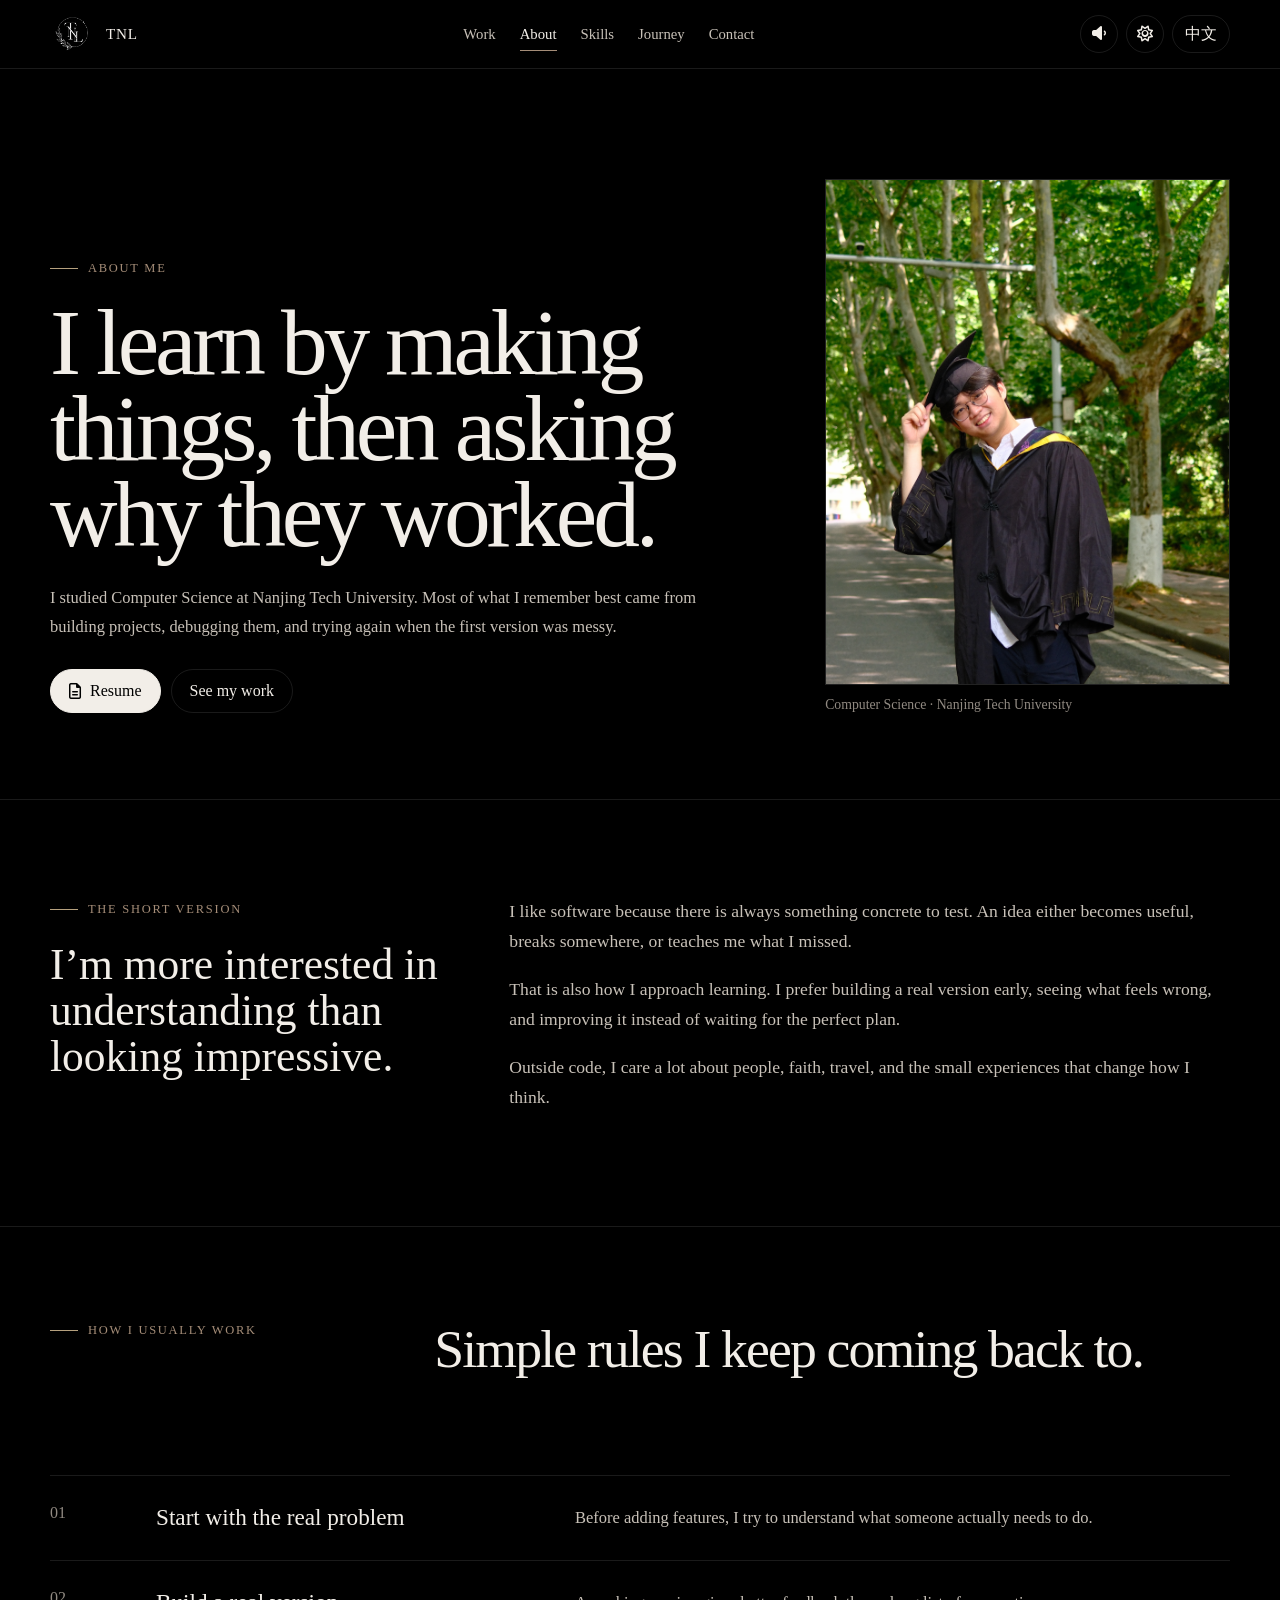
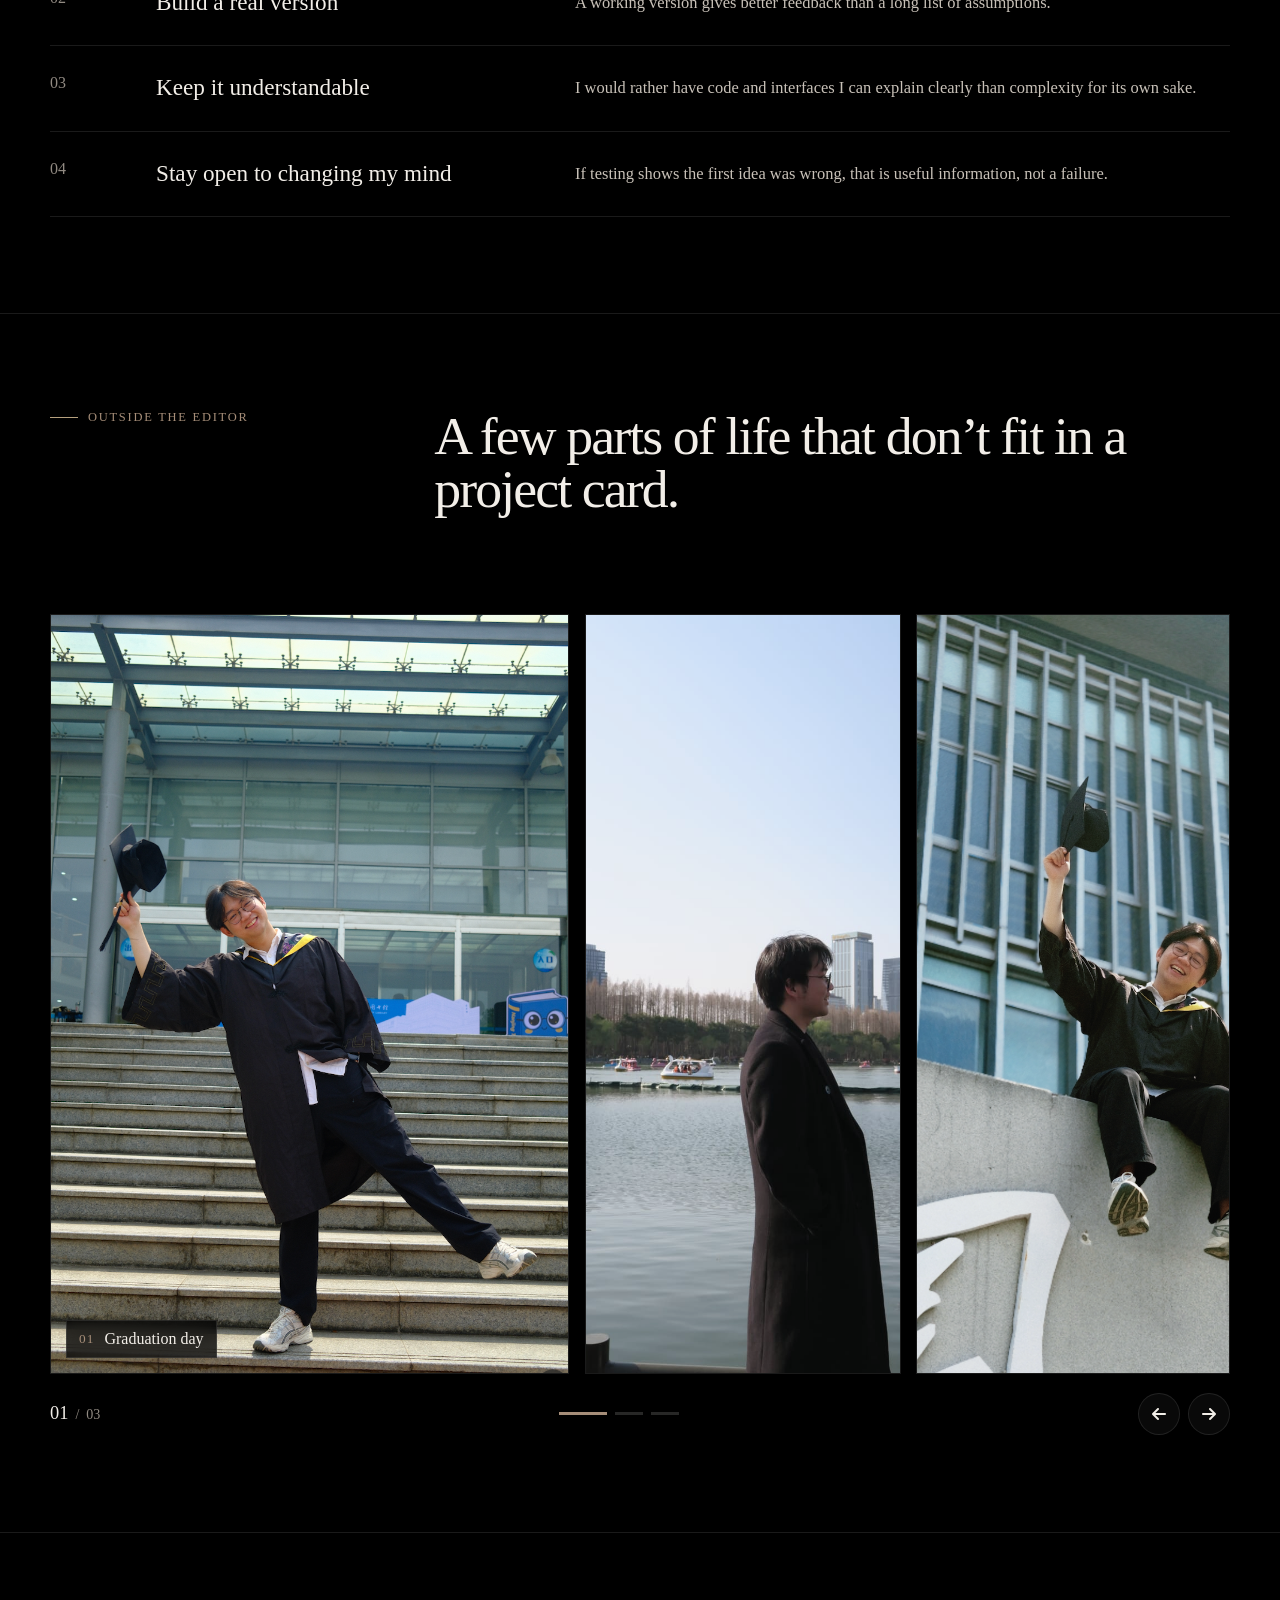
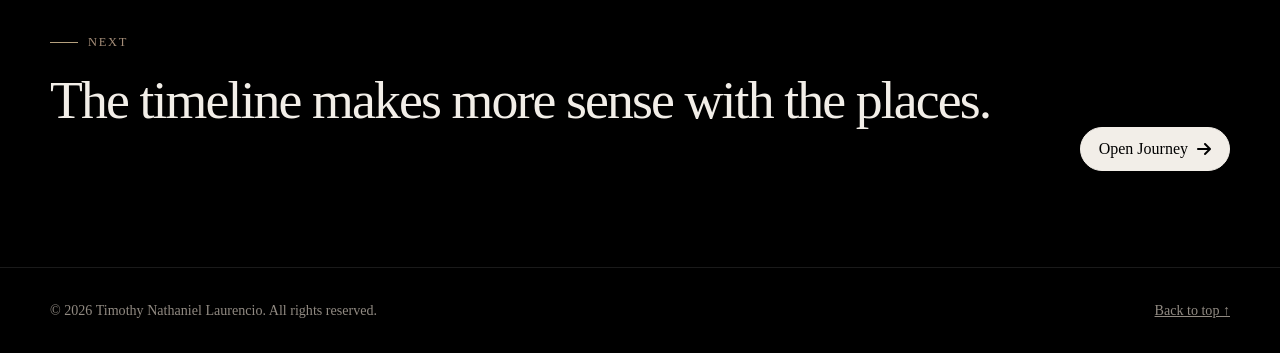
<file: about.html>
<!doctype html>
<html lang="en" data-theme="dark">
<head>
<title>About — Timothy Nathaniel Laurencio</title>
<meta name="description" content="About Timothy Nathaniel Laurencio, a software engineer and Computer Science graduate.">

<meta charset="UTF-8">
<meta name="viewport" content="width=device-width, initial-scale=1.0">
<meta name="theme-color" content="#000000">
<link rel="stylesheet" href="https://cdnjs.cloudflare.com/ajax/libs/font-awesome/6.6.0/css/all.min.css">

<style>
:root{
  --bg:#000000;
  --surface:#090909;
  --surface-2:#111111;
  --text:#F1EEE8;
  --soft:#C3BDB4;
  --muted:#8D867E;
  --border:rgba(255,255,255,.10);
  --accent:#A58D78;
  --accent-2:#B5A07E;
  --olive:#858778;
  --header:rgba(0,0,0,.96);
}

html[data-theme="light"]{
  --bg:#EDE3D3;
  --surface:#F7F0E5;
  --surface-2:#E9DECE;
  --text:#241F1A;
  --soft:#5F564D;
  --muted:#756A60;
  --border:rgba(36,31,26,.14);
  --accent:#806A58;
  --accent-2:#927B61;
  --olive:#6F7565;
  --header:rgba(237,227,211,.95);
  color-scheme:light;
}

*{box-sizing:border-box}
html{scroll-behavior:smooth;background:var(--bg)}
body{
  margin:0;
  min-height:100vh;
  background:var(--bg);
  color:var(--text);
  font-family:"Times New Roman",Times,serif;
  transition:background .2s ease,color .2s ease;
}
a{color:inherit}
button,input,textarea,select{font:inherit}
img{max-width:100%;display:block}
.container{width:min(1180px,calc(100% - 40px));margin:auto}
header{
  position:sticky;top:0;z-index:1000;
  background:var(--header);
  border-bottom:1px solid var(--border);
  backdrop-filter:blur(10px);
  -webkit-backdrop-filter:blur(10px);
}
.nav{
  min-height:68px;
  display:flex;align-items:center;justify-content:space-between;gap:24px;
}
.brand{display:flex;align-items:center;gap:12px;text-decoration:none}
.brand img{width:44px;height:44px;object-fit:contain}
.brand span{font-size:.95rem;letter-spacing:.05em}
.nav-links{display:flex;align-items:center;gap:24px}
.nav-links a{
  position:relative;text-decoration:none;color:var(--soft);
  font-size:.92rem;
}
.nav-links a:hover,.nav-links a.active{color:var(--text)}
.nav-links a::after{
  content:"";position:absolute;left:0;bottom:-8px;width:0;height:1px;
  background:var(--accent);transition:width .18s ease;
}
.nav-links a:hover::after,.nav-links a.active::after{width:100%}
.nav-tools{display:flex;align-items:center;gap:8px}
.icon-btn{
  width:38px;height:38px;border:1px solid var(--border);border-radius:50%;
  background:transparent;color:var(--text);cursor:pointer;
}
.icon-btn:hover{border-color:color-mix(in srgb,var(--accent) 50%,var(--border))}
.mobile-btn{display:none}
.mobile-menu{display:none}
main{overflow:hidden}
.hero{
  padding:110px 0 86px;
  border-bottom:1px solid var(--border);
}
.eyebrow{
  display:inline-flex;align-items:center;gap:10px;
  margin-bottom:24px;color:var(--accent);
  font-size:.78rem;letter-spacing:.14em;text-transform:uppercase;
}
.eyebrow::before{content:"";width:28px;height:1px;background:var(--accent-2)}
h1,h2,h3,p{margin-top:0}
h1{
  max-width:1000px;margin-bottom:26px;
  font-size:clamp(3.3rem,7.3vw,7.4rem);
  line-height:.92;letter-spacing:-.045em;font-weight:500;
}
h2{
  font-size:clamp(2.25rem,4.2vw,4.35rem);
  line-height:.98;letter-spacing:-.035em;font-weight:500;
}
p{color:var(--soft);line-height:1.72;font-size:1.03rem}
.section{padding:96px 0;border-bottom:1px solid var(--border)}
.section-head{
  display:grid;grid-template-columns:.42fr 1fr;gap:50px;
  align-items:start;margin-bottom:54px;
}
.section-copy{max-width:690px}
.button{
  min-height:44px;padding:0 18px;
  display:inline-flex;align-items:center;justify-content:center;gap:9px;
  border:1px solid var(--border);border-radius:999px;
  text-decoration:none;transition:.18s ease;
}
.button.primary{background:var(--text);color:var(--bg);border-color:var(--text)}
.button.secondary{background:transparent;color:var(--text)}
.button:hover{transform:translateY(-1px)}
.reveal{opacity:0;transform:translateY(18px);transition:opacity .7s ease,transform .7s ease}
.reveal.visible{opacity:1;transform:none}
footer{padding:34px 0;color:var(--muted)}
.footer-inner{display:flex;justify-content:space-between;gap:20px;font-size:.88rem}
.toast{
  position:fixed;right:18px;bottom:18px;z-index:5000;
  padding:11px 14px;border:1px solid var(--border);
  background:var(--surface);color:var(--text);border-radius:10px;
  opacity:0;transform:translateY(8px);pointer-events:none;transition:.18s ease;
}
.toast.show{opacity:1;transform:none}
@media(max-width:850px){
  .nav-links{display:none}
  .mobile-btn{display:inline-grid;place-items:center}
  .mobile-menu{
    padding:14px 20px 18px;border-top:1px solid var(--border);
    background:var(--header)
  }
  .mobile-menu.open{display:grid;gap:14px}
  .mobile-menu a{text-decoration:none;color:var(--soft)}
  .section-head{grid-template-columns:1fr;gap:20px}
}
@media(max-width:600px){
  .container{width:min(100% - 24px,1180px)}
  .hero{padding:78px 0 62px}
  .section{padding:70px 0}
  h1{font-size:clamp(2.85rem,16vw,4.5rem)}
}
@media(prefers-reduced-motion:reduce){
  *,*::before,*::after{scroll-behavior:auto!important;animation:none!important;transition:none!important}
  .reveal{opacity:1;transform:none}
}

.about-hero-grid{display:grid;grid-template-columns:minmax(0,1.08fr) minmax(300px,.62fr);gap:70px;align-items:end}
.about-photo{position:relative}
.about-photo img{
  width:100%;aspect-ratio:4/5;object-fit:cover;
  border:1px solid var(--border);background:var(--surface);
}
.about-note{margin-top:12px;color:var(--muted);font-size:.86rem}
.about-actions{display:flex;gap:10px;flex-wrap:wrap;margin-top:28px}
.short-grid{display:grid;grid-template-columns:.72fr 1.28fr;gap:54px}
.short-quote{font-size:clamp(2rem,3.4vw,3.6rem);line-height:1.06;color:var(--text)}
.story-copy{max-width:760px}
.story-copy p{font-size:1.1rem}
.work-rows{border-top:1px solid var(--border)}
.work-row{
  display:grid;grid-template-columns:80px .6fr 1fr;gap:26px;
  padding:28px 0;border-bottom:1px solid var(--border)
}
.work-row .num{color:var(--muted)}
.work-row h3{font-size:1.45rem;font-weight:500;margin:0}
.work-row p{margin:0}

.about-cta{display:grid;grid-template-columns:1fr auto;gap:40px;align-items:end}
@media(max-width:850px){
 .about-hero-grid,.short-grid,.about-cta{grid-template-columns:1fr}
 .about-photo{max-width:520px}
 .work-row{grid-template-columns:50px 1fr}
 .work-row p{grid-column:2}
 
}


/* =====================================================================
   FINAL SITE-WIDE THEME AUDIT
   Dark = pure black / charcoal with no page-level glow.
   Light = soft beige.
   ===================================================================== */
html[data-theme="dark"],
html[data-theme="dark"] body{
  --bg:#000000 !important;
  --surface:#090909 !important;
  --surface-2:#111111 !important;
  --text:#F2EEE8 !important;
  --soft:#C8C1B8 !important;
  --muted:#918A82 !important;
  --border:rgba(255,255,255,.10) !important;
  --header:rgba(0,0,0,.97) !important;
  background:#000000 !important;
  color:#F2EEE8 !important;
}

html[data-theme="dark"] main,
html[data-theme="dark"] .hero,
html[data-theme="dark"] .section,
html[data-theme="dark"] footer{
  background:#000000 !important;
}

html[data-theme="dark"] header{
  background:rgba(0,0,0,.97) !important;
  box-shadow:none !important;
}

html[data-theme="dark"] .button,
html[data-theme="dark"] .icon-btn{
  box-shadow:none !important;
}

html[data-theme="light"],
html[data-theme="light"] body{
  --bg:#EDE3D3 !important;
  --surface:#F7F0E5 !important;
  --surface-2:#E9DECE !important;
  --text:#241F1A !important;
  --soft:#5F564D !important;
  --muted:#756A60 !important;
  --border:rgba(36,31,26,.14) !important;
  --header:rgba(237,227,211,.96) !important;
  background:#EDE3D3 !important;
  color:#241F1A !important;
}



/* FINAL BLACK / BEIGE BLEND */
html[data-theme="dark"],html[data-theme="dark"] body{
  --bg:#000!important;--surface:#090909!important;--surface-2:#111!important;--text:#f2eee8!important;--soft:#c8c1b8!important;--muted:#918a82!important;--border:rgba(255,255,255,.10)!important;
  background:#000!important;color:#f2eee8!important;
}
html[data-theme="light"],html[data-theme="light"] body{
  --bg:#ede3d3!important;--surface:#f4ecdf!important;--surface-2:#e5d9c7!important;--text:#241f1a!important;--soft:#5f564d!important;--muted:#756a60!important;--border:rgba(36,31,26,.14)!important;
  background:#ede3d3!important;color:#241f1a!important;
}
html[data-theme="dark"] main,html[data-theme="dark"] .hero,html[data-theme="dark"] .section,html[data-theme="dark"] footer{background:#000!important}
html[data-theme="light"] main,html[data-theme="light"] .hero,html[data-theme="light"] .section,html[data-theme="light"] footer{background:#ede3d3!important}
.section,.hero{box-shadow:none!important}



html[data-theme="light"] .short-grid,html[data-theme="light"] .work-rows,html[data-theme="light"] .about-cta{background:transparent!important}
html[data-theme="dark"] .short-grid,html[data-theme="dark"] .work-rows,html[data-theme="dark"] .about-cta{background:transparent!important}



/* =====================================================
   DYNAMIC PERSONAL GALLERY
===================================================== */
.dynamic-gallery{
  width:100%;
}

.dynamic-gallery-stage{
  position:relative;
  height:clamp(540px,64vw,760px);
  overflow:hidden;
}

.gallery-card{
  position:absolute;
  top:0;
  height:100%;
  padding:0;
  border:0;
  background:transparent;
  cursor:pointer;
  overflow:hidden;
  transition:
    left .72s cubic-bezier(.22,.75,.2,1),
    width .72s cubic-bezier(.22,.75,.2,1),
    transform .72s cubic-bezier(.22,.75,.2,1),
    opacity .42s ease;
}

.gallery-card.is-main{
  left:0;
  width:44%;
  z-index:3;
}

.gallery-card.is-side-a{
  left:45.3%;
  width:26.8%;
  z-index:2;
}

.gallery-card.is-side-b{
  left:73.4%;
  width:26.6%;
  z-index:1;
}

.gallery-card img{
  width:100%;
  height:100%;
  object-fit:cover;
  border:1px solid var(--border);
  transition:transform .7s cubic-bezier(.2,.7,.2,1),filter .35s ease;
}

.gallery-card:hover img{
  transform:scale(1.018);
}

.gallery-card:not(.is-main) img{
  filter:saturate(.88) contrast(.97);
}

.gallery-card-label{
  position:absolute;
  left:16px;
  right:16px;
  bottom:16px;
  display:flex;
  align-items:center;
  gap:10px;
  width:max-content;
  max-width:calc(100% - 32px);
  padding:9px 12px;
  border:1px solid var(--border);
  background:color-mix(in srgb,var(--bg) 82%,transparent);
  color:var(--text);
  backdrop-filter:blur(10px);
  -webkit-backdrop-filter:blur(10px);
  opacity:0;
  transform:translateY(8px);
  transition:opacity .22s ease,transform .22s ease;
  pointer-events:none;
}

.gallery-card:hover .gallery-card-label,
.gallery-card:focus-visible .gallery-card-label,
.gallery-card.is-main .gallery-card-label{
  opacity:1;
  transform:none;
}

.gallery-card-label small{
  color:var(--accent);
  letter-spacing:.08em;
}

.gallery-card-label span{
  white-space:nowrap;
  overflow:hidden;
  text-overflow:ellipsis;
}

.dynamic-gallery-controls{
  min-height:62px;
  display:grid;
  grid-template-columns:auto 1fr auto;
  gap:22px;
  align-items:center;
  padding-top:18px;
}

.gallery-progress{
  display:flex;
  align-items:baseline;
  gap:7px;
  color:var(--muted);
  font-size:.88rem;
}

.gallery-progress strong{
  color:var(--text);
  font-size:1.15rem;
  font-weight:500;
}

.gallery-dots{
  display:flex;
  justify-content:center;
  align-items:center;
  gap:8px;
}

.gallery-dot{
  width:28px;
  height:3px;
  padding:0;
  border:0;
  background:color-mix(in srgb,var(--text) 16%,transparent);
  cursor:pointer;
  transition:width .22s ease,background .22s ease;
}

.gallery-dot.active{
  width:48px;
  background:var(--accent);
}

.gallery-nav{
  display:flex;
  gap:8px;
}

.gallery-arrow,
.lightbox-close,
.lightbox-arrow{
  display:grid;
  place-items:center;
  border:1px solid var(--border);
  background:var(--surface);
  color:var(--text);
  cursor:pointer;
  transition:background .18s ease,border-color .18s ease,transform .18s ease;
}

.gallery-arrow{
  width:42px;
  height:42px;
  border-radius:50%;
}

.gallery-arrow:hover,
.lightbox-close:hover,
.lightbox-arrow:hover{
  border-color:color-mix(in srgb,var(--accent) 55%,var(--border));
  transform:translateY(-1px);
}

/* Lightbox */
.gallery-lightbox{
  position:fixed;
  inset:0;
  z-index:9999;
  display:grid;
  grid-template-columns:72px minmax(0,1fr) 72px;
  align-items:center;
  gap:18px;
  padding:34px;
  background:rgba(0,0,0,.92);
  opacity:0;
  visibility:hidden;
  transition:opacity .24s ease,visibility .24s ease;
}

.gallery-lightbox.open{
  opacity:1;
  visibility:visible;
}

.lightbox-figure{
  margin:0;
  min-width:0;
  display:grid;
  justify-items:center;
  gap:14px;
}

.lightbox-figure img{
  max-width:min(1120px,100%);
  max-height:82vh;
  width:auto;
  height:auto;
  object-fit:contain;
  border:1px solid rgba(255,255,255,.14);
  transform:scale(.985);
  opacity:.72;
  transition:transform .28s ease,opacity .28s ease;
}

.gallery-lightbox.open .lightbox-figure img{
  transform:scale(1);
  opacity:1;
}

.lightbox-figure figcaption{
  color:rgba(255,255,255,.72);
  font-size:.92rem;
}

.lightbox-close{
  position:absolute;
  top:22px;
  right:22px;
  width:44px;
  height:44px;
  border-radius:50%;
  background:rgba(14,14,14,.8);
  color:#fff;
  border-color:rgba(255,255,255,.16);
}

.lightbox-arrow{
  width:50px;
  height:50px;
  border-radius:50%;
  background:rgba(14,14,14,.76);
  color:#fff;
  border-color:rgba(255,255,255,.16);
}

.lightbox-prev{justify-self:end}
.lightbox-next{justify-self:start}

body.gallery-open{
  overflow:hidden;
}

/* Theme blending */
html[data-theme="dark"] .gallery-card-label{
  background:rgba(0,0,0,.78);
}

html[data-theme="light"] .gallery-card-label{
  background:rgba(237,227,211,.84);
}

/* Mobile becomes a touch-friendly horizontal gallery */
@media(max-width:850px){
  .dynamic-gallery-stage{
    position:relative;
    height:auto;
    display:flex;
    gap:12px;
    overflow-x:auto;
    scroll-snap-type:x mandatory;
    scrollbar-width:none;
    padding-bottom:2px;
  }

  .dynamic-gallery-stage::-webkit-scrollbar{
    display:none;
  }

  .gallery-card,
  .gallery-card.is-main,
  .gallery-card.is-side-a,
  .gallery-card.is-side-b{
    position:relative;
    left:auto;
    top:auto;
    flex:0 0 min(78vw,520px);
    width:auto;
    height:clamp(430px,94vw,620px);
    scroll-snap-align:center;
    z-index:auto;
  }

  .gallery-card img{
    min-height:0;
  }

  .gallery-card-label{
    opacity:1;
    transform:none;
  }

  .dynamic-gallery-controls{
    grid-template-columns:auto 1fr auto;
  }
}

@media(max-width:560px){
  .gallery-card,
  .gallery-card.is-main,
  .gallery-card.is-side-a,
  .gallery-card.is-side-b{
    flex-basis:86vw;
    height:118vw;
    max-height:590px;
  }

  .gallery-dots{
    display:none;
  }

  .dynamic-gallery-controls{
    grid-template-columns:1fr auto;
  }

  .gallery-progress{
    justify-self:start;
  }

  .gallery-lightbox{
    grid-template-columns:1fr;
    padding:72px 14px 24px;
  }

  .lightbox-arrow{
    position:absolute;
    bottom:22px;
  }

  .lightbox-prev{left:18px}
  .lightbox-next{right:18px}
}

@media(prefers-reduced-motion:reduce){
  .gallery-card,
  .gallery-card img,
  .gallery-card-label,
  .gallery-lightbox,
  .lightbox-figure img,
  .gallery-dot{
    transition:none !important;
  }
}

</style>
<link rel="icon" type="image/png" sizes="96x96" href="favicon.png">
</head>
<body>

<header>
  <div class="container nav">
    <a class="brand" href="index.html"><img src="logo.png" alt="TNL logo"><span>TNL</span></a>
    <nav class="nav-links"><a href="index.html#work" class="">Work</a><a href="about.html" class="active">About</a><a href="index.html#skills" class="">Skills</a><a href="journey.html" class="">Journey</a><a href="contact.html" class="">Contact</a></nav>
    <div class="nav-tools">
      <button class="icon-btn" id="soundBtn" type="button" aria-label="Toggle sound"><i class="fa-solid fa-volume-low"></i></button>
      <button class="icon-btn" id="themeBtn" type="button" aria-label="Toggle theme"><i class="fa-regular fa-sun"></i></button>
      <button class="icon-btn" id="langBtn" type="button" aria-label="Toggle language" style="width:auto;padding:0 12px;border-radius:999px">中文</button>
      <button class="icon-btn mobile-btn" id="mobileBtn" type="button" aria-label="Open menu"><i class="fa-solid fa-bars"></i></button>
    </div>
  </div>
  <div class="mobile-menu" id="mobileMenu"><a href="index.html#work">Work</a><a href="about.html">About</a><a href="index.html#skills">Skills</a><a href="journey.html">Journey</a><a href="contact.html">Contact</a></div>
</header>

<main>
<section class="hero">
  <div class="container about-hero-grid">
    <div class="reveal">
      <div class="eyebrow" data-en="About me" data-zh="关于我">About me</div>
      <h1 data-en="I learn by making things, then asking why they worked." data-zh="我通过做东西来学习，然后再问自己：为什么它能工作？">I learn by making things, then asking why they worked.</h1>
      <p class="section-copy" data-en="I studied Computer Science at Nanjing Tech University. Most of what I remember best came from building projects, debugging them, and trying again when the first version was messy." data-zh="我在南京工业大学学习计算机科学。我记得最深的东西，大多来自做项目、调试，以及在第一版很乱的时候重新来过。">I studied Computer Science at Nanjing Tech University. Most of what I remember best came from building projects, debugging them, and trying again when the first version was messy.</p>
      <div class="about-actions">
        <a class="button primary" href="TimothyNathanielLaurencio_CV.pdf" target="_blank"><i class="fa-regular fa-file-lines"></i><span data-en="Resume" data-zh="简历">Resume</span></a>
        <a class="button secondary" href="index.html#work"><span data-en="See my work" data-zh="查看项目">See my work</span></a>
      </div>
    </div>
    <div class="about-photo reveal">
      <img src="foto1.png" alt="Portrait of Timothy">
      <div class="about-note">Computer Science · Nanjing Tech University</div>
    </div>
  </div>
</section>

<section class="section">
 <div class="container short-grid reveal">
   <div>
     <div class="eyebrow" data-en="The short version" data-zh="简单来说">The short version</div>
     <div class="short-quote" data-en="I’m more interested in understanding than looking impressive." data-zh="比起看起来厉害，我更在意真正理解。">I’m more interested in understanding than looking impressive.</div>
   </div>
   <div class="story-copy">
     <p data-en="I like software because there is always something concrete to test. An idea either becomes useful, breaks somewhere, or teaches me what I missed." data-zh="我喜欢软件，是因为总有东西可以实际测试。一个想法要么变得有用，要么在某处出错，要么让我发现自己漏掉了什么。">I like software because there is always something concrete to test. An idea either becomes useful, breaks somewhere, or teaches me what I missed.</p>
     <p data-en="That is also how I approach learning. I prefer building a real version early, seeing what feels wrong, and improving it instead of waiting for the perfect plan." data-zh="这也是我学习的方式。我更喜欢尽早做出一个真实版本，看看哪里不对，再慢慢改，而不是一直等一个完美计划。">That is also how I approach learning. I prefer building a real version early, seeing what feels wrong, and improving it instead of waiting for the perfect plan.</p>
     <p data-en="Outside code, I care a lot about people, faith, travel, and the small experiences that change how I think." data-zh="代码之外，我也很在意人与人之间的关系、信仰、旅行，以及那些慢慢改变我想法的小经历。">Outside code, I care a lot about people, faith, travel, and the small experiences that change how I think.</p>
   </div>
 </div>
</section>

<section class="section">
 <div class="container">
   <div class="section-head reveal">
     <div class="eyebrow" data-en="How I usually work" data-zh="我通常怎么做">How I usually work</div>
     <h2 data-en="Simple rules I keep coming back to." data-zh="我总会回到这些简单原则。">Simple rules I keep coming back to.</h2>
   </div>
   <div class="work-rows reveal">
     <div class="work-row"><span class="num">01</span><h3 data-en="Start with the real problem" data-zh="先看真正的问题">Start with the real problem</h3><p data-en="Before adding features, I try to understand what someone actually needs to do." data-zh="在加功能之前，我会先理解用户真正需要完成什么。">Before adding features, I try to understand what someone actually needs to do.</p></div>
     <div class="work-row"><span class="num">02</span><h3 data-en="Build a real version" data-zh="先做出能用的版本">Build a real version</h3><p data-en="A working version gives better feedback than a long list of assumptions." data-zh="一个能运行的版本，比一长串假设更容易得到真实反馈。">A working version gives better feedback than a long list of assumptions.</p></div>
     <div class="work-row"><span class="num">03</span><h3 data-en="Keep it understandable" data-zh="保持可理解">Keep it understandable</h3><p data-en="I would rather have code and interfaces I can explain clearly than complexity for its own sake." data-zh="比起为了复杂而复杂，我更喜欢自己能清楚解释的代码和界面。">I would rather have code and interfaces I can explain clearly than complexity for its own sake.</p></div>
     <div class="work-row"><span class="num">04</span><h3 data-en="Stay open to changing my mind" data-zh="愿意改变想法">Stay open to changing my mind</h3><p data-en="If testing shows the first idea was wrong, that is useful information, not a failure." data-zh="如果测试证明第一版想法不对，那也是有用的信息，不是失败。">If testing shows the first idea was wrong, that is useful information, not a failure.</p></div>
   </div>
 </div>
</section>

<section class="section">
 <div class="container">
   <div class="section-head reveal">
     <div class="eyebrow" data-en="Outside the editor" data-zh="代码之外">Outside the editor</div>
     <h2 data-en="A few parts of life that don’t fit in a project card." data-zh="有些生活，不适合塞进项目卡片里。">A few parts of life that don’t fit in a project card.</h2>
   </div>
   <div class="dynamic-gallery reveal" id="dynamicGallery" aria-label="Personal photo gallery">
     <div class="dynamic-gallery-stage">
       <button class="gallery-card is-main" type="button" data-index="0" aria-label="Open photo 1">
         <img src="foto3.png" alt="Graduation day">
         <span class="gallery-card-label">
           <small>01</small>
           <span data-en="Graduation day" data-zh="毕业日">Graduation day</span>
         </span>
       </button>

       <button class="gallery-card is-side-a" type="button" data-index="1" aria-label="Open photo 2">
         <img src="foto4.png" alt="Outside the editor">
         <span class="gallery-card-label">
           <small>02</small>
           <span data-en="Outside the editor" data-zh="代码之外">Outside the editor</span>
         </span>
       </button>

       <button class="gallery-card is-side-b" type="button" data-index="2" aria-label="Open photo 3">
         <img src="foto5.png" alt="A good day">
         <span class="gallery-card-label">
           <small>03</small>
           <span data-en="A good day" data-zh="美好的一天">A good day</span>
         </span>
       </button>
     </div>

     <div class="dynamic-gallery-controls">
       <div class="gallery-progress" aria-live="polite">
         <strong id="galleryCurrent">01</strong>
         <span>/</span>
         <span>03</span>
       </div>

       <div class="gallery-dots" aria-label="Choose photo">
         <button class="gallery-dot active" type="button" data-go="0" aria-label="Show photo 1"></button>
         <button class="gallery-dot" type="button" data-go="1" aria-label="Show photo 2"></button>
         <button class="gallery-dot" type="button" data-go="2" aria-label="Show photo 3"></button>
       </div>

       <div class="gallery-nav">
         <button class="gallery-arrow" id="galleryPrev" type="button" aria-label="Previous photo">
           <i class="fa-solid fa-arrow-left"></i>
         </button>
         <button class="gallery-arrow" id="galleryNext" type="button" aria-label="Next photo">
           <i class="fa-solid fa-arrow-right"></i>
         </button>
       </div>
     </div>
   </div>

   <div class="gallery-lightbox" id="galleryLightbox" aria-hidden="true" role="dialog" aria-modal="true" aria-label="Photo viewer">
     <button class="lightbox-close" id="lightboxClose" type="button" aria-label="Close photo viewer">
       <i class="fa-solid fa-xmark"></i>
     </button>
     <button class="lightbox-arrow lightbox-prev" id="lightboxPrev" type="button" aria-label="Previous photo">
       <i class="fa-solid fa-arrow-left"></i>
     </button>
     <figure class="lightbox-figure">
       <img id="lightboxImage" src="foto3.png" alt="Graduation day">
       <figcaption id="lightboxCaption">Graduation day</figcaption>
     </figure>
     <button class="lightbox-arrow lightbox-next" id="lightboxNext" type="button" aria-label="Next photo">
       <i class="fa-solid fa-arrow-right"></i>
     </button>
   </div>
 </div>
</section>

<section class="section">
 <div class="container about-cta reveal">
   <div>
     <div class="eyebrow" data-en="Next" data-zh="下一页">Next</div>
     <h2 data-en="The timeline makes more sense with the places." data-zh="把时间线和地点放在一起，会更完整。">The timeline makes more sense with the places.</h2>
   </div>
   <a class="button primary" href="journey.html"><span data-en="Open Journey" data-zh="查看经历">Open Journey</span><i class="fa-solid fa-arrow-right"></i></a>
 </div>
</section>
</main>

<footer>
  <div class="container footer-inner">
    <span>© 2026 Timothy Nathaniel Laurencio. All rights reserved.</span>
    <a href="#top" data-en="Back to top ↑" data-zh="返回顶部 ↑">Back to top ↑</a>
  </div>
</footer>
<div class="toast" id="toast"></div>

<script>
const THEME_KEY='portfolio-theme';
const LANG_KEY='portfolio-language';
const SOUND_KEY='portfolio-sound';

function currentTheme(){return document.documentElement.dataset.theme||'dark'}
function applyTheme(theme){
  const t=theme==='light'?'light':'dark';
  document.documentElement.dataset.theme=t;
  document.body.classList.toggle('dark',t==='dark');
  localStorage.setItem(THEME_KEY,t);
  const meta=document.querySelector('meta[name="theme-color"]');
  if(meta)meta.setAttribute('content',t==='dark'?'#000000':'#EDE3D3');
  const icon=document.querySelector('#themeBtn i');
  if(icon)icon.className=t==='dark'?'fa-regular fa-sun':'fa-regular fa-moon';
}
function toggleTheme(){applyTheme(currentTheme()==='dark'?'light':'dark')}

let currentLanguage=localStorage.getItem(LANG_KEY)||'en';
function applyLanguage(lang){
  currentLanguage=lang==='zh'?'zh':'en';
  localStorage.setItem(LANG_KEY,currentLanguage);
  document.documentElement.lang=currentLanguage==='zh'?'zh-CN':'en';
  document.querySelectorAll('[data-en][data-zh]').forEach(el=>{
    el.textContent=el.dataset[currentLanguage];
  });
  const btn=document.getElementById('langBtn');
  if(btn)btn.textContent=currentLanguage==='en'?'中文':'EN';
}

let soundOn=localStorage.getItem(SOUND_KEY)!=='off';
function clickSound(freq=520){
  if(!soundOn)return;
  try{
    const ctx=new (window.AudioContext||window.webkitAudioContext)();
    const osc=ctx.createOscillator(),gain=ctx.createGain();
    osc.frequency.value=freq;osc.type='sine';
    gain.gain.setValueAtTime(.025,ctx.currentTime);
    gain.gain.exponentialRampToValueAtTime(.0001,ctx.currentTime+.07);
    osc.connect(gain);gain.connect(ctx.destination);osc.start();osc.stop(ctx.currentTime+.08);
  }catch(e){}
}
function toggleSound(){
  soundOn=!soundOn;
  localStorage.setItem(SOUND_KEY,soundOn?'on':'off');
  const i=document.querySelector('#soundBtn i');
  if(i)i.className=soundOn?'fa-solid fa-volume-low':'fa-solid fa-volume-xmark';
}

function showToast(message){
  const t=document.getElementById('toast');
  if(!t)return;
  t.textContent=message;t.classList.add('show');
  clearTimeout(window.__toastTimer);
  window.__toastTimer=setTimeout(()=>t.classList.remove('show'),1500);
}

document.addEventListener('DOMContentLoaded',()=>{
  applyTheme(localStorage.getItem(THEME_KEY)||'dark');
  applyLanguage(currentLanguage);
  const si=document.querySelector('#soundBtn i');
  if(si)si.className=soundOn?'fa-solid fa-volume-low':'fa-solid fa-volume-xmark';

  document.getElementById('themeBtn')?.addEventListener('click',()=>{toggleTheme();clickSound(610)});
  document.getElementById('soundBtn')?.addEventListener('click',toggleSound);
  document.getElementById('langBtn')?.addEventListener('click',()=>applyLanguage(currentLanguage==='en'?'zh':'en'));
  document.getElementById('mobileBtn')?.addEventListener('click',()=>{
    document.getElementById('mobileMenu')?.classList.toggle('open');
  });

  const io=new IntersectionObserver(entries=>{
    entries.forEach(e=>{if(e.isIntersecting)e.target.classList.add('visible')});
  },{threshold:.12});
  document.querySelectorAll('.reveal').forEach(el=>io.observe(el));
});


/* =====================================================
   Dynamic personal gallery
===================================================== */
const galleryItems = [
  { src:'foto3.png', en:'Graduation day', zh:'毕业日', alt:'Graduation day' },
  { src:'foto4.png', en:'Outside the editor', zh:'代码之外', alt:'Outside the editor' },
  { src:'foto5.png', en:'A good day', zh:'美好的一天', alt:'A good day' }
];

let galleryIndex = 0;
let galleryTimer = null;
let galleryTouchStartX = 0;

function galleryCards(){
  return [...document.querySelectorAll('#dynamicGallery .gallery-card')];
}

function updateDynamicGallery(nextIndex, options={}){
  const cards = galleryCards();
  if(!cards.length) return;

  galleryIndex = (nextIndex + cards.length) % cards.length;

  const positions = ['is-main','is-side-a','is-side-b'];
  cards.forEach((card, originalIndex)=>{
    card.classList.remove(...positions);
    const relative = (originalIndex - galleryIndex + cards.length) % cards.length;
    card.classList.add(positions[relative]);
  });

  document.querySelectorAll('.gallery-dot').forEach((dot,i)=>{
    dot.classList.toggle('active',i===galleryIndex);
  });

  const current = document.getElementById('galleryCurrent');
  if(current) current.textContent = String(galleryIndex+1).padStart(2,'0');

  // Mobile: center the selected image without moving the whole page vertically.
  if(window.matchMedia('(max-width:850px)').matches && options.scrollMobile !== false){
    const stage = document.querySelector('.dynamic-gallery-stage');
    const card = cards[galleryIndex];
    if(stage && card){
      const left = card.offsetLeft - (stage.clientWidth/2) + (card.clientWidth/2);
      stage.scrollTo({left:Math.max(0,left),behavior:options.instant?'auto':'smooth'});
    }
  }
}

function stopGalleryAuto(){
  if(galleryTimer){
    clearInterval(galleryTimer);
    galleryTimer=null;
  }
}

function startGalleryAuto(){
  stopGalleryAuto();
  if(window.matchMedia('(prefers-reduced-motion: reduce)').matches) return;
  galleryTimer=setInterval(()=>updateDynamicGallery(galleryIndex+1,{scrollMobile:false}),4800);
}

function openGalleryLightbox(index){
  galleryIndex=(index+galleryItems.length)%galleryItems.length;
  const item=galleryItems[galleryIndex];
  const box=document.getElementById('galleryLightbox');
  const image=document.getElementById('lightboxImage');
  const caption=document.getElementById('lightboxCaption');
  if(!box || !image || !caption) return;

  image.src=item.src;
  image.alt=item.alt;
  caption.textContent=currentLanguage==='zh'?item.zh:item.en;
  box.classList.add('open');
  box.setAttribute('aria-hidden','false');
  document.body.classList.add('gallery-open');
  document.getElementById('lightboxClose')?.focus();
  stopGalleryAuto();
}

function closeGalleryLightbox(){
  const box=document.getElementById('galleryLightbox');
  if(!box) return;
  box.classList.remove('open');
  box.setAttribute('aria-hidden','true');
  document.body.classList.remove('gallery-open');
  startGalleryAuto();
}

function moveLightbox(step){
  galleryIndex=(galleryIndex+step+galleryItems.length)%galleryItems.length;
  const item=galleryItems[galleryIndex];
  const image=document.getElementById('lightboxImage');
  const caption=document.getElementById('lightboxCaption');
  if(image){
    image.style.opacity='.35';
    image.style.transform='scale(.985)';
    setTimeout(()=>{
      image.src=item.src;
      image.alt=item.alt;
      if(caption) caption.textContent=currentLanguage==='zh'?item.zh:item.en;
      requestAnimationFrame(()=>{
        image.style.opacity='1';
        image.style.transform='scale(1)';
      });
    },120);
  }
  updateDynamicGallery(galleryIndex,{scrollMobile:false});
}

document.addEventListener('DOMContentLoaded',()=>{
  const gallery=document.getElementById('dynamicGallery');
  if(!gallery) return;

  updateDynamicGallery(0,{instant:true,scrollMobile:false});
  startGalleryAuto();

  document.getElementById('galleryPrev')?.addEventListener('click',()=>{
    updateDynamicGallery(galleryIndex-1);
    startGalleryAuto();
    clickSound(460);
  });

  document.getElementById('galleryNext')?.addEventListener('click',()=>{
    updateDynamicGallery(galleryIndex+1);
    startGalleryAuto();
    clickSound(620);
  });

  document.querySelectorAll('.gallery-dot').forEach(dot=>{
    dot.addEventListener('click',()=>{
      updateDynamicGallery(Number(dot.dataset.go)||0);
      startGalleryAuto();
    });
  });

  galleryCards().forEach(card=>{
    card.addEventListener('click',()=>{
      openGalleryLightbox(Number(card.dataset.index)||0);
    });
  });

  gallery.addEventListener('mouseenter',stopGalleryAuto);
  gallery.addEventListener('mouseleave',startGalleryAuto);
  gallery.addEventListener('focusin',stopGalleryAuto);
  gallery.addEventListener('focusout',e=>{
    if(!gallery.contains(e.relatedTarget)) startGalleryAuto();
  });

  const stage=document.querySelector('.dynamic-gallery-stage');
  stage?.addEventListener('touchstart',e=>{
    galleryTouchStartX=e.changedTouches[0]?.clientX||0;
    stopGalleryAuto();
  },{passive:true});

  stage?.addEventListener('touchend',e=>{
    const endX=e.changedTouches[0]?.clientX||0;
    const delta=endX-galleryTouchStartX;
    if(Math.abs(delta)>45){
      updateDynamicGallery(galleryIndex+(delta<0?1:-1));
    }
    startGalleryAuto();
  },{passive:true});

  document.getElementById('lightboxClose')?.addEventListener('click',closeGalleryLightbox);
  document.getElementById('lightboxPrev')?.addEventListener('click',()=>moveLightbox(-1));
  document.getElementById('lightboxNext')?.addEventListener('click',()=>moveLightbox(1));

  document.getElementById('galleryLightbox')?.addEventListener('click',e=>{
    if(e.target.id==='galleryLightbox') closeGalleryLightbox();
  });

  document.addEventListener('keydown',e=>{
    const box=document.getElementById('galleryLightbox');
    if(!box?.classList.contains('open')) return;
    if(e.key==='Escape') closeGalleryLightbox();
    if(e.key==='ArrowLeft') moveLightbox(-1);
    if(e.key==='ArrowRight') moveLightbox(1);
  });

  window.addEventListener('resize',()=>{
    updateDynamicGallery(galleryIndex,{instant:true,scrollMobile:false});
  });
});

</script>
</body></html>
</file>
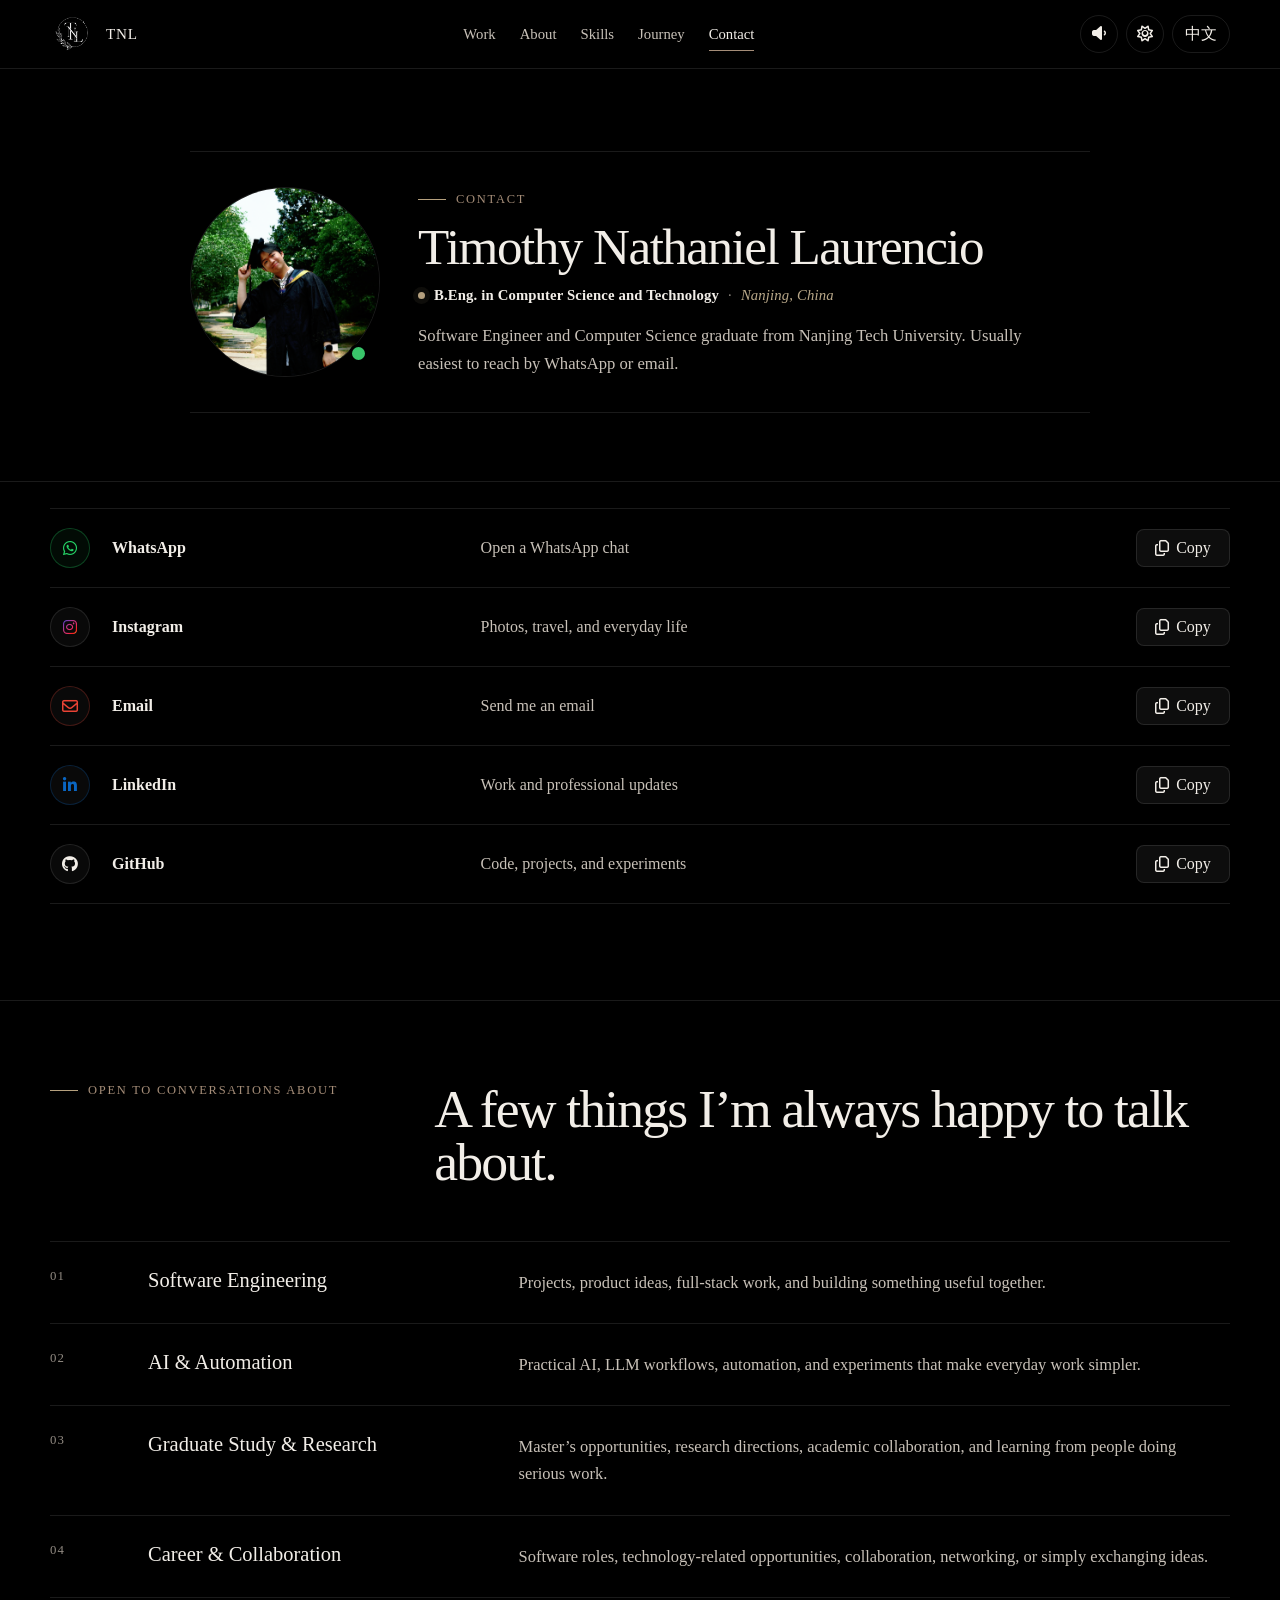
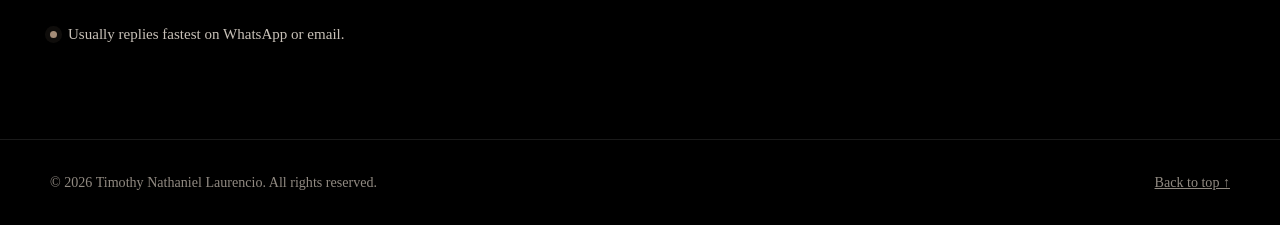
<file: contact.html>
<!doctype html>
<html lang="en" data-theme="dark">
<head>
<title>Contact — Timothy Nathaniel Laurencio</title>
<meta name="description" content="Contact Timothy Nathaniel Laurencio.">

<meta charset="UTF-8">
<meta name="viewport" content="width=device-width, initial-scale=1.0">
<meta name="theme-color" content="#000000">
<link rel="stylesheet" href="https://cdnjs.cloudflare.com/ajax/libs/font-awesome/6.6.0/css/all.min.css">

<style>
:root{
  --bg:#000000;
  --surface:#090909;
  --surface-2:#111111;
  --text:#F1EEE8;
  --soft:#C3BDB4;
  --muted:#8D867E;
  --border:rgba(255,255,255,.10);
  --accent:#A58D78;
  --accent-2:#B5A07E;
  --olive:#858778;
  --header:rgba(0,0,0,.96);
}

html[data-theme="light"]{
  --bg:#EDE3D3;
  --surface:#F7F0E5;
  --surface-2:#E9DECE;
  --text:#241F1A;
  --soft:#5F564D;
  --muted:#756A60;
  --border:rgba(36,31,26,.14);
  --accent:#806A58;
  --accent-2:#927B61;
  --olive:#6F7565;
  --header:rgba(237,227,211,.95);
  color-scheme:light;
}

*{box-sizing:border-box}
html{scroll-behavior:smooth;background:var(--bg)}
body{
  margin:0;
  min-height:100vh;
  background:var(--bg);
  color:var(--text);
  font-family:"Times New Roman",Times,serif;
  transition:background .2s ease,color .2s ease;
}
a{color:inherit}
button,input,textarea,select{font:inherit}
img{max-width:100%;display:block}
.container{width:min(1180px,calc(100% - 40px));margin:auto}
header{
  position:sticky;top:0;z-index:1000;
  background:var(--header);
  border-bottom:1px solid var(--border);
  backdrop-filter:blur(10px);
  -webkit-backdrop-filter:blur(10px);
}
.nav{
  min-height:68px;
  display:flex;align-items:center;justify-content:space-between;gap:24px;
}
.brand{display:flex;align-items:center;gap:12px;text-decoration:none}
.brand img{width:44px;height:44px;object-fit:contain}
.brand span{font-size:.95rem;letter-spacing:.05em}
.nav-links{display:flex;align-items:center;gap:24px}
.nav-links a{
  position:relative;text-decoration:none;color:var(--soft);
  font-size:.92rem;
}
.nav-links a:hover,.nav-links a.active{color:var(--text)}
.nav-links a::after{
  content:"";position:absolute;left:0;bottom:-8px;width:0;height:1px;
  background:var(--accent);transition:width .18s ease;
}
.nav-links a:hover::after,.nav-links a.active::after{width:100%}
.nav-tools{display:flex;align-items:center;gap:8px}
.icon-btn{
  width:38px;height:38px;border:1px solid var(--border);border-radius:50%;
  background:transparent;color:var(--text);cursor:pointer;
}
.icon-btn:hover{border-color:color-mix(in srgb,var(--accent) 50%,var(--border))}
.mobile-btn{display:none}
.mobile-menu{display:none}
main{overflow:hidden}
.hero{
  padding:110px 0 86px;
  border-bottom:1px solid var(--border);
}
.eyebrow{
  display:inline-flex;align-items:center;gap:10px;
  margin-bottom:24px;color:var(--accent);
  font-size:.78rem;letter-spacing:.14em;text-transform:uppercase;
}
.eyebrow::before{content:"";width:28px;height:1px;background:var(--accent-2)}
h1,h2,h3,p{margin-top:0}
h1{
  max-width:1000px;margin-bottom:26px;
  font-size:clamp(3.3rem,7.3vw,7.4rem);
  line-height:.92;letter-spacing:-.045em;font-weight:500;
}
h2{
  font-size:clamp(2.25rem,4.2vw,4.35rem);
  line-height:.98;letter-spacing:-.035em;font-weight:500;
}
p{color:var(--soft);line-height:1.72;font-size:1.03rem}
.section{padding:96px 0;border-bottom:1px solid var(--border)}
.section-head{
  display:grid;grid-template-columns:.42fr 1fr;gap:50px;
  align-items:start;margin-bottom:54px;
}
.section-copy{max-width:690px}
.button{
  min-height:44px;padding:0 18px;
  display:inline-flex;align-items:center;justify-content:center;gap:9px;
  border:1px solid var(--border);border-radius:999px;
  text-decoration:none;transition:.18s ease;
}
.button.primary{background:var(--text);color:var(--bg);border-color:var(--text)}
.button.secondary{background:transparent;color:var(--text)}
.button:hover{transform:translateY(-1px)}
.reveal{opacity:0;transform:translateY(18px);transition:opacity .7s ease,transform .7s ease}
.reveal.visible{opacity:1;transform:none}
footer{padding:34px 0;color:var(--muted)}
.footer-inner{display:flex;justify-content:space-between;gap:20px;font-size:.88rem}
.toast{
  position:fixed;right:18px;bottom:18px;z-index:5000;
  padding:11px 14px;border:1px solid var(--border);
  background:var(--surface);color:var(--text);border-radius:10px;
  opacity:0;transform:translateY(8px);pointer-events:none;transition:.18s ease;
}
.toast.show{opacity:1;transform:none}
@media(max-width:850px){
  .nav-links{display:none}
  .mobile-btn{display:inline-grid;place-items:center}
  .mobile-menu{
    padding:14px 20px 18px;border-top:1px solid var(--border);
    background:var(--header)
  }
  .mobile-menu.open{display:grid;gap:14px}
  .mobile-menu a{text-decoration:none;color:var(--soft)}
  .section-head{grid-template-columns:1fr;gap:20px}
}
@media(max-width:600px){
  .container{width:min(100% - 24px,1180px)}
  .hero{padding:78px 0 62px}
  .section{padding:70px 0}
  h1{font-size:clamp(2.85rem,16vw,4.5rem)}
}
@media(prefers-reduced-motion:reduce){
  *,*::before,*::after{scroll-behavior:auto!important;animation:none!important;transition:none!important}
  .reveal{opacity:1;transform:none}
}

.contact-hero-grid{display:grid;grid-template-columns:minmax(0,1fr) minmax(320px,.6fr);gap:60px;align-items:end}
.contact-hero h1{font-size:clamp(3rem,6vw,5.7rem)}
.profile{
  display:grid;grid-template-columns:150px 1fr;gap:24px;align-items:center;
  padding:20px 0;border-top:1px solid var(--border);border-bottom:1px solid var(--border)
}
.avatar{position:relative;width:150px;height:150px}
.avatar img{width:100%;height:100%;object-fit:cover;border-radius:50%;border:1px solid var(--border)}
.online{position:absolute;right:9px;bottom:10px;width:17px;height:17px;border-radius:50%;background:#39C56A;border:3px solid var(--bg)}
.profile strong{font-size:1.2rem;font-weight:500}
.profile p{margin:5px 0 0;font-size:.92rem}
.contact-list{border-top:1px solid var(--border)}
.contact-row{
  display:grid;grid-template-columns:minmax(0,1fr) auto;gap:18px;align-items:center;
  border-bottom:1px solid var(--border)
}
.contact-main{
  min-width:0;display:grid;grid-template-columns:44px .55fr 1fr;gap:18px;align-items:center;
  padding:19px 0;text-decoration:none;color:inherit;transition:padding-left .18s ease
}
.contact-main:hover{padding-left:7px}
.contact-icon{
  width:40px;height:40px;display:grid;place-items:center;border-radius:50%;
  border:1px solid var(--border);background:var(--surface)
}
.contact-row:nth-child(1) .contact-icon{color:#25D366;border-color:rgba(37,211,102,.28);background:rgba(37,211,102,.05)}
.contact-row:nth-child(2) .contact-icon i{
  background:linear-gradient(135deg,#405DE6,#833AB4,#C13584,#E1306C,#FD1D1D,#FCAF45);
  -webkit-background-clip:text;background-clip:text;-webkit-text-fill-color:transparent;color:transparent
}
.contact-row:nth-child(3) .contact-icon{color:#EA4335;border-color:rgba(234,67,53,.25)}
.contact-row:nth-child(4) .contact-icon{color:#0A66C2;border-color:rgba(10,102,194,.26)}
.contact-row:nth-child(5) .contact-icon{color:var(--text)}
.contact-main .desc{color:var(--soft);opacity:0;transform:translateY(6px);animation:descIn .48s ease forwards}
.contact-row:nth-child(2) .desc{animation-delay:.05s}
.contact-row:nth-child(3) .desc{animation-delay:.1s}
.contact-row:nth-child(4) .desc{animation-delay:.15s}
.contact-row:nth-child(5) .desc{animation-delay:.2s}
.contact-row:hover .desc{transform:translateX(4px)}
@keyframes descIn{to{opacity:1;transform:none}}
.copy-btn{
  min-width:94px;height:38px;padding:0 13px;
  display:flex;align-items:center;justify-content:center;gap:7px;
  border:1px solid var(--border);border-radius:8px;background:var(--surface);color:var(--text);cursor:pointer
}
.copy-btn:hover{border-color:var(--accent);color:var(--accent)}
.copy-btn.copied{border-color:var(--olive);color:var(--olive)}
.contact-form{display:grid;grid-template-columns:1fr 1fr;gap:14px}
.field{display:grid;gap:7px}
.field.full{grid-column:1/-1}
.field label{color:var(--muted);font-size:.8rem;text-transform:uppercase;letter-spacing:.08em}
.field input,.field textarea,.field select{
  width:100%;border:1px solid var(--border);background:var(--surface);color:var(--text);
  padding:13px 14px;border-radius:10px;outline:none
}
.field textarea{min-height:160px;resize:vertical}
.form-actions{grid-column:1/-1;display:flex;justify-content:flex-end}
@media(max-width:850px){
 .contact-hero-grid{grid-template-columns:1fr}
 .profile{max-width:620px}
}
@media(max-width:650px){
 .profile{grid-template-columns:96px 1fr}.avatar{width:96px;height:96px}
 .contact-main{grid-template-columns:40px 1fr;gap:8px 13px}
 .contact-main .desc{grid-column:2}
 .copy-btn{width:42px;min-width:42px;padding:0}.copy-btn span{display:none}
 .contact-form{grid-template-columns:1fr}.field.full,.form-actions{grid-column:1}
}


/* =====================================================================
   FINAL SITE-WIDE THEME AUDIT
   Dark = pure black / charcoal with no page-level glow.
   Light = soft beige.
   ===================================================================== */
html[data-theme="dark"],
html[data-theme="dark"] body{
  --bg:#000000 !important;
  --surface:#090909 !important;
  --surface-2:#111111 !important;
  --text:#F2EEE8 !important;
  --soft:#C8C1B8 !important;
  --muted:#918A82 !important;
  --border:rgba(255,255,255,.10) !important;
  --header:rgba(0,0,0,.97) !important;
  background:#000000 !important;
  color:#F2EEE8 !important;
}

html[data-theme="dark"] main,
html[data-theme="dark"] .hero,
html[data-theme="dark"] .section,
html[data-theme="dark"] footer{
  background:#000000 !important;
}

html[data-theme="dark"] header{
  background:rgba(0,0,0,.97) !important;
  box-shadow:none !important;
}

html[data-theme="dark"] .button,
html[data-theme="dark"] .icon-btn{
  box-shadow:none !important;
}

html[data-theme="light"],
html[data-theme="light"] body{
  --bg:#EDE3D3 !important;
  --surface:#F7F0E5 !important;
  --surface-2:#E9DECE !important;
  --text:#241F1A !important;
  --soft:#5F564D !important;
  --muted:#756A60 !important;
  --border:rgba(36,31,26,.14) !important;
  --header:rgba(237,227,211,.96) !important;
  background:#EDE3D3 !important;
  color:#241F1A !important;
}



/* FINAL BLACK / BEIGE BLEND */
html[data-theme="dark"],html[data-theme="dark"] body{
  --bg:#000!important;--surface:#090909!important;--surface-2:#111!important;--text:#f2eee8!important;--soft:#c8c1b8!important;--muted:#918a82!important;--border:rgba(255,255,255,.10)!important;
  background:#000!important;color:#f2eee8!important;
}
html[data-theme="light"],html[data-theme="light"] body{
  --bg:#ede3d3!important;--surface:#f4ecdf!important;--surface-2:#e5d9c7!important;--text:#241f1a!important;--soft:#5f564d!important;--muted:#756a60!important;--border:rgba(36,31,26,.14)!important;
  background:#ede3d3!important;color:#241f1a!important;
}
html[data-theme="dark"] main,html[data-theme="dark"] .hero,html[data-theme="dark"] .section,html[data-theme="dark"] footer{background:#000!important}
html[data-theme="light"] main,html[data-theme="light"] .hero,html[data-theme="light"] .section,html[data-theme="light"] footer{background:#ede3d3!important}
.section,.hero{box-shadow:none!important}



html[data-theme="light"] .profile,html[data-theme="light"] .contact-list,html[data-theme="light"] .contact-row{background:transparent!important}
html[data-theme="dark"] .profile,html[data-theme="dark"] .contact-list,html[data-theme="dark"] .contact-row{background:transparent!important}
html[data-theme="light"] .copy-btn,html[data-theme="light"] .field input,html[data-theme="light"] .field textarea,html[data-theme="light"] .field select{background:#e8dccb!important;color:#241f1a!important}
html[data-theme="dark"] .copy-btn,html[data-theme="dark"] .field input,html[data-theme="dark"] .field textarea,html[data-theme="dark"] .field select{background:#0d0d0d!important;color:#f2eee8!important}



/* =====================================================
   CONTACT HERO — PROFILE ONLY
   Removes the large "Send me a message" title and makes
   the photo/name/introduction the hero focus.
===================================================== */
.contact-profile-hero{
  padding:82px 0 68px !important;
}

.contact-profile-hero .profile-hero-card{
  width:min(900px,100%);
  margin:0 auto;
  display:grid !important;
  grid-template-columns:190px minmax(0,1fr) !important;
  gap:38px !important;
  align-items:center !important;
  padding:34px 0 !important;
  border-top:1px solid var(--border) !important;
  border-bottom:1px solid var(--border) !important;
}

.contact-profile-hero .avatar-hero{
  width:190px !important;
  height:190px !important;
}

.contact-profile-hero .avatar-hero img{
  width:100% !important;
  height:100% !important;
  object-fit:cover !important;
  border-radius:50% !important;
  border:1px solid var(--border) !important;
}

.contact-profile-hero .avatar-hero .online{
  width:19px !important;
  height:19px !important;
  right:12px !important;
  bottom:14px !important;
}

.profile-hero-copy{
  min-width:0;
}

.profile-hero-copy .eyebrow{
  margin-bottom:14px !important;
}

.profile-hero-name{
  display:block;
  margin:0 0 12px;
  color:var(--text);
  font-size:clamp(2rem,4vw,3.6rem) !important;
  line-height:1.02;
  letter-spacing:-.03em;
  font-weight:500 !important;
}

.profile-hero-copy p{
  max-width:610px;
  margin:0 !important;
  color:var(--soft) !important;
  font-size:1.04rem !important;
  line-height:1.7 !important;
}

/* Keep it visually blended with both themes */
html[data-theme="dark"] .contact-profile-hero,
html[data-theme="dark"] .profile-hero-card{
  background:transparent !important;
  box-shadow:none !important;
}

html[data-theme="light"] .contact-profile-hero,
html[data-theme="light"] .profile-hero-card{
  background:transparent !important;
  box-shadow:none !important;
}

@media(max-width:720px){
  .contact-profile-hero{
    padding:58px 0 46px !important;
  }

  .contact-profile-hero .profile-hero-card{
    grid-template-columns:118px minmax(0,1fr) !important;
    gap:22px !important;
    padding:26px 0 !important;
  }

  .contact-profile-hero .avatar-hero{
    width:118px !important;
    height:118px !important;
  }

  .profile-hero-name{
    font-size:clamp(1.65rem,7vw,2.5rem) !important;
  }

  .profile-hero-copy p{
    font-size:.96rem !important;
    line-height:1.58 !important;
  }
}

@media(max-width:500px){
  .contact-profile-hero .profile-hero-card{
    grid-template-columns:1fr !important;
    text-align:center;
    justify-items:center;
    gap:18px !important;
  }

  .contact-profile-hero .avatar-hero{
    width:132px !important;
    height:132px !important;
  }

  .profile-hero-copy .eyebrow{
    justify-content:center;
  }

  .profile-hero-copy p{
    max-width:360px;
  }
}



/* =====================================================
   CONTACT PROFILE CREDENTIAL + SUBTLE MOTION
===================================================== */
.profile-hero-copy{
  position:relative;
}

.profile-hero-copy .eyebrow{
  animation:profileEyebrowIn .55s ease both;
}

.profile-hero-name{
  animation:profileNameIn .68s cubic-bezier(.2,.7,.2,1) .08s both;
}

.profile-credential{
  width:fit-content;
  max-width:100%;
  margin:0 0 16px;
  display:flex;
  align-items:center;
  flex-wrap:wrap;
  gap:9px;
  color:var(--soft);
  font-size:.92rem;
  line-height:1.4;
  letter-spacing:.01em;
  opacity:0;
  transform:translateY(8px);
  animation:profileCredentialIn .58s ease .22s forwards;
}

.credential-dot{
  width:7px;
  height:7px;
  flex:0 0 7px;
  border-radius:50%;
  background:var(--accent);
  box-shadow:0 0 0 5px color-mix(in srgb,var(--accent) 10%,transparent);
  animation:credentialPulse 2.8s ease-in-out 1.1s infinite;
}

.credential-main{
  color:var(--text);
  font-weight:600;
}

.credential-separator{
  color:var(--muted);
}

.credential-place{
  color:var(--accent);
  font-style:italic;
}

.profile-hero-copy > p{
  opacity:0;
  transform:translateY(8px);
  animation:profileDescIn .58s ease .34s forwards;
}

/* Tiny hover motion, intentionally subtle */
.profile-hero-card:hover .profile-hero-name{
  transform:translateX(3px);
}

.profile-hero-card:hover .profile-credential{
  transform:translateX(3px);
}

.profile-hero-name,
.profile-credential{
  transition:transform .22s ease;
}

@keyframes profileEyebrowIn{
  from{opacity:0;transform:translateY(6px)}
  to{opacity:1;transform:translateY(0)}
}

@keyframes profileNameIn{
  from{opacity:0;transform:translateY(12px)}
  to{opacity:1;transform:translateY(0)}
}

@keyframes profileCredentialIn{
  from{opacity:0;transform:translateY(8px)}
  to{opacity:1;transform:translateY(0)}
}

@keyframes profileDescIn{
  from{opacity:0;transform:translateY(8px)}
  to{opacity:1;transform:translateY(0)}
}

@keyframes credentialPulse{
  0%,100%{transform:scale(1);opacity:.78}
  50%{transform:scale(1.18);opacity:1}
}

/* Dark / light mode treatment */
html[data-theme="dark"] .credential-dot{
  background:#B5A07E;
  box-shadow:0 0 0 5px rgba(181,160,126,.08);
}

html[data-theme="dark"] .credential-place{
  color:#B9A889;
}

html[data-theme="light"] .credential-dot{
  background:#806A58;
  box-shadow:0 0 0 5px rgba(128,106,88,.08);
}

html[data-theme="light"] .credential-place{
  color:#755F4E;
}

@media(max-width:500px){
  .profile-credential{
    justify-content:center;
    margin-left:auto;
    margin-right:auto;
    font-size:.88rem;
    gap:7px;
  }
}

@media(prefers-reduced-motion:reduce){
  .profile-hero-copy .eyebrow,
  .profile-hero-name,
  .profile-credential,
  .profile-hero-copy > p,
  .credential-dot{
    animation:none !important;
    opacity:1 !important;
    transform:none !important;
  }
}


/* =====================================================
   CONTACT — OPEN TO CONVERSATIONS
   Replaces the redundant email form with useful context.
===================================================== */
.contact-topics-section{
  padding-top:82px !important;
}
.contact-topics-head{
  display:grid;
  grid-template-columns:.42fr 1fr;
  gap:50px;
  align-items:start;
  margin-bottom:52px;
}
.contact-topics-head h2{
  max-width:760px;
  margin:0;
}
.contact-topics{
  border-top:1px solid var(--border);
}
.contact-topic{
  display:grid;
  grid-template-columns:70px minmax(220px,.65fr) minmax(0,1.35fr);
  gap:28px;
  align-items:start;
  padding:27px 0;
  border-bottom:1px solid var(--border);
  transition:padding-left .22s ease;
}
.contact-topic:hover{padding-left:7px}
.topic-index{
  color:var(--muted);
  font-size:.8rem;
  letter-spacing:.08em;
}
.contact-topic strong{
  color:var(--text);
  font-size:1.28rem;
  font-weight:500;
}
.contact-topic p{
  max-width:690px;
  margin:0;
  color:var(--soft);
  line-height:1.65;
}
.contact-fast-note{
  display:flex;
  align-items:center;
  gap:11px;
  margin-top:28px;
  color:var(--soft);
  font-size:.94rem;
}
.fast-note-dot{
  width:7px;height:7px;border-radius:50%;
  background:var(--accent);
  box-shadow:0 0 0 5px color-mix(in srgb,var(--accent) 9%,transparent);
  animation:contactFastPulse 2.8s ease-in-out infinite;
}
@keyframes contactFastPulse{
  0%,100%{transform:scale(1);opacity:.7}
  50%{transform:scale(1.17);opacity:1}
}
@media(max-width:850px){
  .contact-topics-head{grid-template-columns:1fr;gap:18px}
  .contact-topic{grid-template-columns:48px 1fr}
  .contact-topic p{grid-column:2}
}
@media(max-width:560px){
  .contact-topics-section{padding-top:62px !important}
  .contact-topic{grid-template-columns:36px 1fr;gap:16px;padding:22px 0}
  .contact-topic strong{font-size:1.14rem}
}
@media(prefers-reduced-motion:reduce){
  .fast-note-dot{animation:none !important}
}

</style>
<link rel="icon" type="image/png" sizes="96x96" href="favicon.png">
</head>
<body>

<header>
  <div class="container nav">
    <a class="brand" href="index.html"><img src="logo.png" alt="TNL logo"><span>TNL</span></a>
    <nav class="nav-links"><a href="index.html#work" class="">Work</a><a href="about.html" class="">About</a><a href="index.html#skills" class="">Skills</a><a href="journey.html" class="">Journey</a><a href="contact.html" class="active">Contact</a></nav>
    <div class="nav-tools">
      <button class="icon-btn" id="soundBtn" type="button" aria-label="Toggle sound"><i class="fa-solid fa-volume-low"></i></button>
      <button class="icon-btn" id="themeBtn" type="button" aria-label="Toggle theme"><i class="fa-regular fa-sun"></i></button>
      <button class="icon-btn" id="langBtn" type="button" aria-label="Toggle language" style="width:auto;padding:0 12px;border-radius:999px">中文</button>
      <button class="icon-btn mobile-btn" id="mobileBtn" type="button" aria-label="Open menu"><i class="fa-solid fa-bars"></i></button>
    </div>
  </div>
  <div class="mobile-menu" id="mobileMenu"><a href="index.html#work">Work</a><a href="about.html">About</a><a href="index.html#skills">Skills</a><a href="journey.html">Journey</a><a href="contact.html">Contact</a></div>
</header>

<main>
<section class="hero contact-hero contact-profile-hero">
 <div class="container">
   <div class="profile profile-hero-card reveal">
     <div class="avatar avatar-hero">
       <img src="Profile Github.png" alt="Timothy Nathaniel Laurencio">
       <span class="online" aria-label="Available"></span>
     </div>
     <div class="profile-hero-copy">
       <div class="eyebrow" data-en="Contact" data-zh="联系">Contact</div>
       <strong class="profile-hero-name">Timothy Nathaniel Laurencio</strong>

       <div class="profile-credential" aria-label="Academic credential">
         <span class="credential-dot"></span>
         <span class="credential-main"
           data-en="B.Eng. in Computer Science and Technology"
           data-zh="计算机科学与技术 工学学士">
           B.Eng. in Computer Science and Technology
         </span>
         <span class="credential-separator">·</span>
         <span class="credential-place"
           data-en="Nanjing, China"
           data-zh="中国 · 南京">
           Nanjing, China
         </span>
       </div>

       <p data-en="Software Engineer and Computer Science graduate from Nanjing Tech University. Usually easiest to reach by WhatsApp or email." data-zh="软件工程师，毕业于南京工业大学计算机科学与技术专业。通常通过 WhatsApp 或电子邮件最容易联系到我。">Software Engineer and Computer Science graduate from Nanjing Tech University. Usually easiest to reach by WhatsApp or email.</p>
     </div>
   </div>
 </div>
</section>

<section class="section" style="padding-top:26px">
 <div class="container contact-list reveal">
   <div class="contact-row">
     <a class="contact-main" href="https://wa.me/6285286289012" target="_blank" rel="noopener"><span class="contact-icon"><i class="fa-brands fa-whatsapp"></i></span><strong>WhatsApp</strong><span class="desc" data-en="Open a WhatsApp chat" data-zh="打开 WhatsApp 聊天">Open a WhatsApp chat</span></a>
     <button class="copy-btn" type="button" data-copy="+6285286289012" data-type="phone"><i class="fa-regular fa-copy"></i><span data-en="Copy" data-zh="复制">Copy</span></button>
   </div>
   <div class="contact-row">
     <a class="contact-main" href="https://www.instagram.com/timothynathaniellaurencio/" target="_blank" rel="noopener"><span class="contact-icon"><i class="fa-brands fa-instagram"></i></span><strong>Instagram</strong><span class="desc" data-en="Photos, travel, and everyday life" data-zh="照片、旅行和日常生活">Photos, travel, and everyday life</span></a>
     <button class="copy-btn" type="button" data-copy="https://www.instagram.com/timothynathaniellaurencio/" data-type="link"><i class="fa-regular fa-copy"></i><span data-en="Copy" data-zh="复制">Copy</span></button>
   </div>
   <div class="contact-row">
     <a class="contact-main" href="mailto:timothynathaniellaurencio@gmail.com"><span class="contact-icon"><i class="fa-regular fa-envelope"></i></span><strong>Email</strong><span class="desc" data-en="Send me an email" data-zh="给我发邮件">Send me an email</span></a>
     <button class="copy-btn" type="button" data-copy="timothynathaniellaurencio@gmail.com" data-type="email"><i class="fa-regular fa-copy"></i><span data-en="Copy" data-zh="复制">Copy</span></button>
   </div>
   <div class="contact-row">
     <a class="contact-main" href="https://www.linkedin.com/in/timothy-nathaniel-laurencio-727005413" target="_blank" rel="noopener"><span class="contact-icon"><i class="fa-brands fa-linkedin-in"></i></span><strong>LinkedIn</strong><span class="desc" data-en="Work and professional updates" data-zh="工作与职业动态">Work and professional updates</span></a>
     <button class="copy-btn" type="button" data-copy="https://www.linkedin.com/in/timothy-nathaniel-laurencio-727005413" data-type="link"><i class="fa-regular fa-copy"></i><span data-en="Copy" data-zh="复制">Copy</span></button>
   </div>
   <div class="contact-row">
     <a class="contact-main" href="https://github.com/Timothy1016" target="_blank" rel="noopener"><span class="contact-icon"><i class="fa-brands fa-github"></i></span><strong>GitHub</strong><span class="desc" data-en="Code, projects, and experiments" data-zh="代码、项目和实验">Code, projects, and experiments</span></a>
     <button class="copy-btn" type="button" data-copy="https://github.com/Timothy1016" data-type="link"><i class="fa-regular fa-copy"></i><span data-en="Copy" data-zh="复制">Copy</span></button>
   </div>
 </div>
</section>

<section class="section contact-topics-section">
 <div class="container">
   <div class="contact-topics-head reveal">
     <div class="eyebrow" data-en="Open to conversations about" data-zh="欢迎交流">Open to conversations about</div>
     <h2 data-en="A few things I’m always happy to talk about." data-zh="这些话题，我一直很乐意聊。">A few things I’m always happy to talk about.</h2>
   </div>

   <div class="contact-topics reveal" aria-label="Topics Timothy is open to discussing">
     <div class="contact-topic">
       <span class="topic-index">01</span>
       <strong data-en="Software Engineering" data-zh="软件工程">Software Engineering</strong>
       <p data-en="Projects, product ideas, full-stack work, and building something useful together." data-zh="项目、产品想法、全栈开发，以及一起做真正有用的东西。">Projects, product ideas, full-stack work, and building something useful together.</p>
     </div>
     <div class="contact-topic">
       <span class="topic-index">02</span>
       <strong data-en="AI & Automation" data-zh="人工智能与自动化">AI & Automation</strong>
       <p data-en="Practical AI, LLM workflows, automation, and experiments that make everyday work simpler." data-zh="实用 AI、LLM 工作流、自动化，以及让日常工作更简单的实验。">Practical AI, LLM workflows, automation, and experiments that make everyday work simpler.</p>
     </div>
     <div class="contact-topic">
       <span class="topic-index">03</span>
       <strong data-en="Graduate Study & Research" data-zh="研究生学习与研究">Graduate Study & Research</strong>
       <p data-en="Master’s opportunities, research directions, academic collaboration, and learning from people doing serious work." data-zh="硕士机会、研究方向、学术合作，以及向认真做研究的人学习。">Master’s opportunities, research directions, academic collaboration, and learning from people doing serious work.</p>
     </div>
     <div class="contact-topic">
       <span class="topic-index">04</span>
       <strong data-en="Career & Collaboration" data-zh="职业与合作">Career & Collaboration</strong>
       <p data-en="Software roles, technology-related opportunities, collaboration, networking, or simply exchanging ideas." data-zh="软件岗位、科技相关机会、合作、人脉交流，或只是交换想法。">Software roles, technology-related opportunities, collaboration, networking, or simply exchanging ideas.</p>
     </div>
   </div>

   <div class="contact-fast-note reveal">
     <span class="fast-note-dot" aria-hidden="true"></span>
     <span data-en="Usually replies fastest on WhatsApp or email." data-zh="通常通过 WhatsApp 或电子邮件回复最快。">Usually replies fastest on WhatsApp or email.</span>
   </div>
 </div>
</section>
</main>

<footer>
  <div class="container footer-inner">
    <span>© 2026 Timothy Nathaniel Laurencio. All rights reserved.</span>
    <a href="#top" data-en="Back to top ↑" data-zh="返回顶部 ↑">Back to top ↑</a>
  </div>
</footer>
<div class="toast" id="toast"></div>

<script>

const THEME_KEY='portfolio-theme';
const LANG_KEY='portfolio-language';
const SOUND_KEY='portfolio-sound';

function currentTheme(){return document.documentElement.dataset.theme||'dark'}
function applyTheme(theme){
  const t=theme==='light'?'light':'dark';
  document.documentElement.dataset.theme=t;
  document.body.classList.toggle('dark',t==='dark');
  localStorage.setItem(THEME_KEY,t);
  const meta=document.querySelector('meta[name="theme-color"]');
  if(meta)meta.setAttribute('content',t==='dark'?'#000000':'#EDE3D3');
  const icon=document.querySelector('#themeBtn i');
  if(icon)icon.className=t==='dark'?'fa-regular fa-sun':'fa-regular fa-moon';
}
function toggleTheme(){applyTheme(currentTheme()==='dark'?'light':'dark')}

let currentLanguage=localStorage.getItem(LANG_KEY)||'en';
function applyLanguage(lang){
  currentLanguage=lang==='zh'?'zh':'en';
  localStorage.setItem(LANG_KEY,currentLanguage);
  document.documentElement.lang=currentLanguage==='zh'?'zh-CN':'en';
  document.querySelectorAll('[data-en][data-zh]').forEach(el=>{
    el.textContent=el.dataset[currentLanguage];
  });
  const btn=document.getElementById('langBtn');
  if(btn)btn.textContent=currentLanguage==='en'?'中文':'EN';
}

let soundOn=localStorage.getItem(SOUND_KEY)!=='off';
function clickSound(freq=520){
  if(!soundOn)return;
  try{
    const ctx=new (window.AudioContext||window.webkitAudioContext)();
    const osc=ctx.createOscillator(),gain=ctx.createGain();
    osc.frequency.value=freq;osc.type='sine';
    gain.gain.setValueAtTime(.025,ctx.currentTime);
    gain.gain.exponentialRampToValueAtTime(.0001,ctx.currentTime+.07);
    osc.connect(gain);gain.connect(ctx.destination);osc.start();osc.stop(ctx.currentTime+.08);
  }catch(e){}
}
function toggleSound(){
  soundOn=!soundOn;
  localStorage.setItem(SOUND_KEY,soundOn?'on':'off');
  const i=document.querySelector('#soundBtn i');
  if(i)i.className=soundOn?'fa-solid fa-volume-low':'fa-solid fa-volume-xmark';
}

function showToast(message){
  const t=document.getElementById('toast');
  if(!t)return;
  t.textContent=message;t.classList.add('show');
  clearTimeout(window.__toastTimer);
  window.__toastTimer=setTimeout(()=>t.classList.remove('show'),1500);
}

document.addEventListener('DOMContentLoaded',()=>{
  applyTheme(localStorage.getItem(THEME_KEY)||'dark');
  applyLanguage(currentLanguage);
  const si=document.querySelector('#soundBtn i');
  if(si)si.className=soundOn?'fa-solid fa-volume-low':'fa-solid fa-volume-xmark';

  document.getElementById('themeBtn')?.addEventListener('click',()=>{toggleTheme();clickSound(610)});
  document.getElementById('soundBtn')?.addEventListener('click',toggleSound);
  document.getElementById('langBtn')?.addEventListener('click',()=>applyLanguage(currentLanguage==='en'?'zh':'en'));
  document.getElementById('mobileBtn')?.addEventListener('click',()=>{
    document.getElementById('mobileMenu')?.classList.toggle('open');
  });

  const io=new IntersectionObserver(entries=>{
    entries.forEach(e=>{if(e.isIntersecting)e.target.classList.add('visible')});
  },{threshold:.12});
  document.querySelectorAll('.reveal').forEach(el=>io.observe(el));
});

async function copyValue(btn){
  const value=btn.dataset.copy||'';
  let ok=false;
  try{
    if(navigator.clipboard&&window.isSecureContext){await navigator.clipboard.writeText(value);ok=true}
  }catch(e){}
  if(!ok){
    const ta=document.createElement('textarea');ta.value=value;ta.style.position='fixed';ta.style.opacity='0';
    document.body.appendChild(ta);ta.select();
    try{ok=document.execCommand('copy')}catch(e){}
    ta.remove();
  }
  if(!ok)return showToast(currentLanguage==='zh'?'复制失败':'Could not copy');
  btn.classList.add('copied');
  const icon=btn.querySelector('i'),label=btn.querySelector('span');
  if(icon)icon.className='fa-solid fa-check';
  if(label)label.textContent=currentLanguage==='zh'?'已复制':'Copied';
  const type=btn.dataset.type;
  const msg=currentLanguage==='zh'?(type==='phone'?'号码已复制':type==='email'?'邮箱已复制':'链接已复制'):(type==='phone'?'Phone number copied':type==='email'?'Email copied':'Link copied');
  showToast(msg);clickSound(720);
  setTimeout(()=>{btn.classList.remove('copied');if(icon)icon.className='fa-regular fa-copy';if(label)label.textContent=currentLanguage==='zh'?'复制':'Copy'},1300);
}
document.querySelectorAll('.copy-btn').forEach(btn=>btn.addEventListener('click',()=>copyValue(btn)));
document.getElementById('contactForm')?.addEventListener('submit',e=>{
  e.preventDefault();
  const subject=encodeURIComponent(document.getElementById('topic').value||'Portfolio contact');
  const body=encodeURIComponent(
`Name: ${document.getElementById('name').value}
Email: ${document.getElementById('email').value}
Timeline: ${document.getElementById('timeline').value}

${document.getElementById('message').value}`
  );
  location.href=`mailto:timothynathaniellaurencio@gmail.com?subject=${subject}&body=${body}`;
});
</script>
</body></html>
</file>
